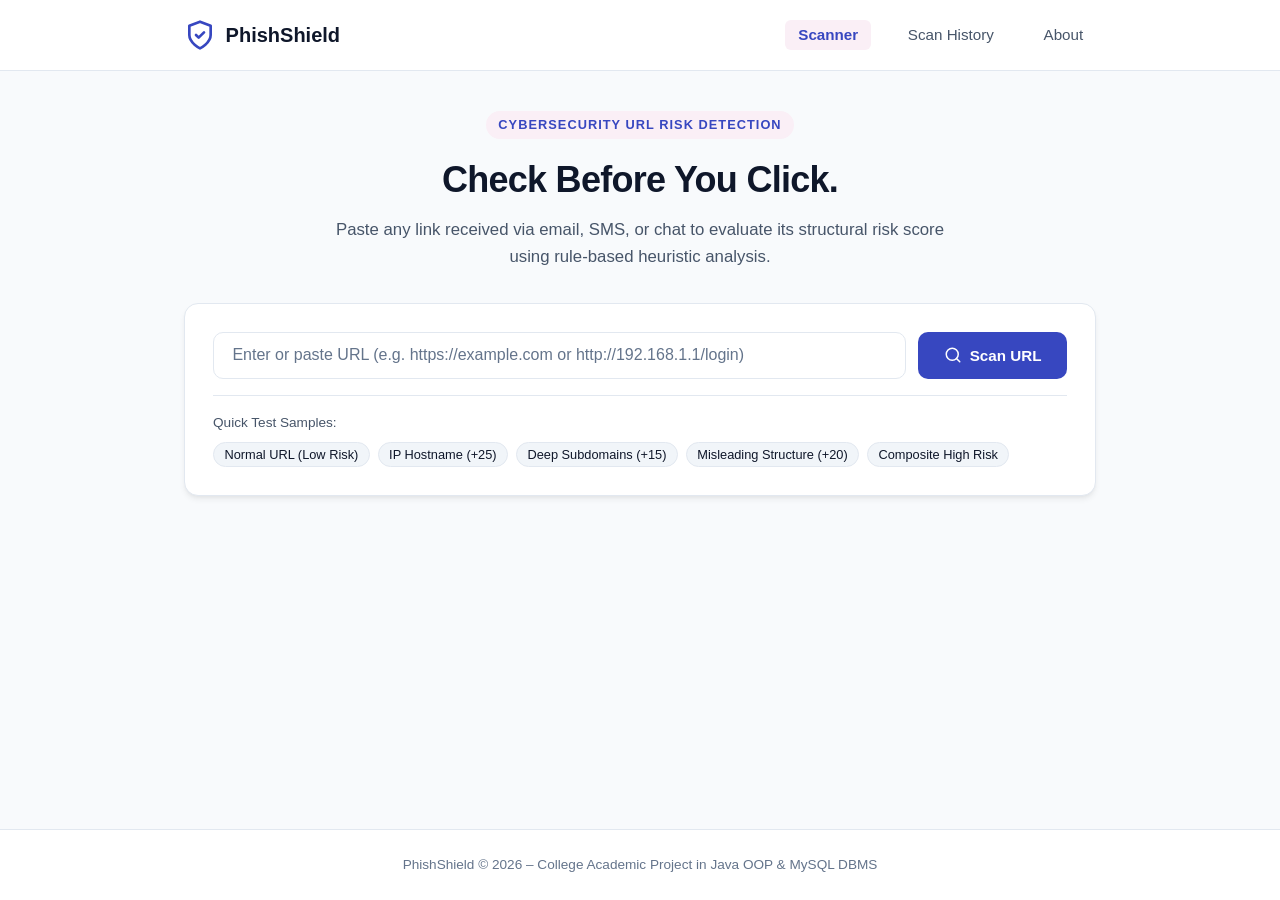
<file: src/main/resources/static/index.html>
<!DOCTYPE html>
<html lang="en">
<head>
    <meta charset="UTF-8">
    <meta name="viewport" content="width=device-width, initial-scale=1.0">
    <title>PhishShield – Phishing URL Risk Detection System</title>
    <link rel="stylesheet" href="css/style.css">
</head>
<body>

    <!-- Minimalist Navigation Bar -->
    <header class="navbar">
        <div class="container nav-container">
            <a href="index.html" class="brand-logo">
                <svg class="brand-icon" viewBox="0 0 24 24" fill="none" stroke="currentColor" stroke-width="2" stroke-linecap="round" stroke-linejoin="round">
                    <path d="M12 22s8-4 8-10V5l-8-3-8 3v7c0 6 8 10 8 10z"/>
                    <path d="m9 12 2 2 4-4"/>
                </svg>
                <span>PhishShield</span>
            </a>
            <nav>
                <ul class="nav-links">
                    <li><a href="index.html" class="nav-link active">Scanner</a></li>
                    <li><a href="history.html" class="nav-link">Scan History</a></li>
                    <li><a href="about.html" class="nav-link">About</a></li>
                </ul>
            </nav>
        </div>
    </header>

    <!-- Main Content Area -->
    <main class="main-content">
        <div class="container">

            <!-- Hero Section -->
            <section class="hero-section">
                <span class="hero-subtitle">Cybersecurity URL Risk Detection</span>
                <h1 class="hero-title">Check Before You Click.</h1>
                <p class="hero-desc">
                    Paste any link received via email, SMS, or chat to evaluate its structural risk score using rule-based heuristic analysis.
                </p>
            </section>

            <!-- Scanner Card -->
            <section class="scanner-card">
                <form id="scanForm" class="scan-form">
                    <div class="input-group">
                        <input type="text" id="urlInput" class="url-input"
                               placeholder="Enter or paste URL (e.g. https://example.com or http://192.168.1.1/login)"
                               autocomplete="off" required>
                        <button type="submit" id="scanBtn" class="btn btn-primary">
                            <svg width="18" height="18" viewBox="0 0 24 24" fill="none" stroke="currentColor" stroke-width="2" stroke-linecap="round" stroke-linejoin="round">
                                <circle cx="11" cy="11" r="8"></circle>
                                <line x1="21" y1="21" x2="16.65" y2="16.65"></line>
                            </svg>
                            <span id="btnText">Scan URL</span>
                        </button>
                    </div>
                </form>

                <!-- College Viva Demo Samples -->
                <div class="test-samples">
                    <span>Quick Test Samples:</span>
                    <div class="sample-pills">
                        <button type="button" class="pill-btn" data-url="https://en.wikipedia.org/wiki/Computer_security">Normal URL (Low Risk)</button>
                        <button type="button" class="pill-btn" data-url="http://192.168.1.105/login.html">IP Hostname (+25)</button>
                        <button type="button" class="pill-btn" data-url="http://security.verify-update.chase.com.portal.example.com/auth">Deep Subdomains (+15)</button>
                        <button type="button" class="pill-btn" data-url="http://account-update-paypal.com:8443/verify//confirm">Misleading Structure (+20)</button>
                        <button type="button" class="pill-btn" data-url="http://192.168.0.25:8080/paypal-security/verify/login/portal?session_token=a1b2c3d4e5f6g7h8i9j0k1l2m3n4o5p6q7r8s9t0">Composite High Risk</button>
                    </div>
                </div>
            </section>

            <!-- Error Alert -->
            <div id="errorAlert" class="alert alert-danger" role="alert"></div>

            <!-- Scan Results Section -->
            <section id="resultsSection" class="results-section">
                <div class="result-card">
                    <div class="result-header">
                        <div class="submitted-url-box">
                            <div class="url-label">Submitted URL</div>
                            <div id="resSubmittedUrl" class="url-text"></div>
                            <div class="url-label" style="margin-top: 0.75rem;">Normalized Form</div>
                            <div id="resNormalizedUrl" class="url-text" style="font-size: 0.85rem; color: var(--text-secondary);"></div>
                        </div>
                        <div class="score-summary">
                            <div>
                                <span id="resScoreValue" class="score-display">0</span>
                                <span class="score-max">/100</span>
                            </div>
                            <span id="resBadge" class="badge">Low Risk</span>
                        </div>
                    </div>

                    <!-- Risk Description -->
                    <p id="resDescription" style="margin-top: 1rem; color: var(--text-secondary); font-size: 0.95rem;"></p>

                    <!-- Previous Scan History Context -->
                    <div id="historyBanner" class="history-banner">
                        <svg width="20" height="20" viewBox="0 0 24 24" fill="none" stroke="currentColor" stroke-width="2" stroke-linecap="round" stroke-linejoin="round">
                            <circle cx="12" cy="12" r="10"></circle>
                            <polyline points="12 6 12 12 16 14"></polyline>
                        </svg>
                        <div id="historyBannerText"></div>
                    </div>

                    <!-- Detected Warning Signs / Findings -->
                    <div class="findings-container">
                        <h3 class="findings-title">
                            <svg width="20" height="20" viewBox="0 0 24 24" fill="none" stroke="currentColor" stroke-width="2" stroke-linecap="round" stroke-linejoin="round">
                                <path d="m21.73 18-8-14a2 2 0 0 0-3.48 0l-8 14A2 2 0 0 0 4 21h16a2 2 0 0 0 1.73-3Z"></path>
                                <line x1="12" y1="9" x2="12" y2="13"></line>
                                <line x1="12" y1="17" x2="12.01" y2="17"></line>
                            </svg>
                            Detected Warning Signs (<span id="findingsCount">0</span>)
                        </h3>

                        <div id="findingsList"></div>
                    </div>

                    <!-- Educational Prototype Disclaimer -->
                    <div class="heuristic-note">
                        <strong>Disclaimer:</strong> PhishShield uses static rule-based heuristic analysis on URL text only. It never connects to, downloads from, or visits submitted URLs. Scores represent heuristic risk indicators rather than mathematical phishing probabilities.
                    </div>
                </div>
            </section>

        </div>
    </main>

    <!-- Footer -->
    <footer class="footer">
        <div class="container">
            <p>PhishShield &copy; 2026 – College Academic Project in Java OOP &amp; MySQL DBMS</p>
        </div>
    </footer>

    <script src="js/main.js"></script>
</body>
</html>
</file>
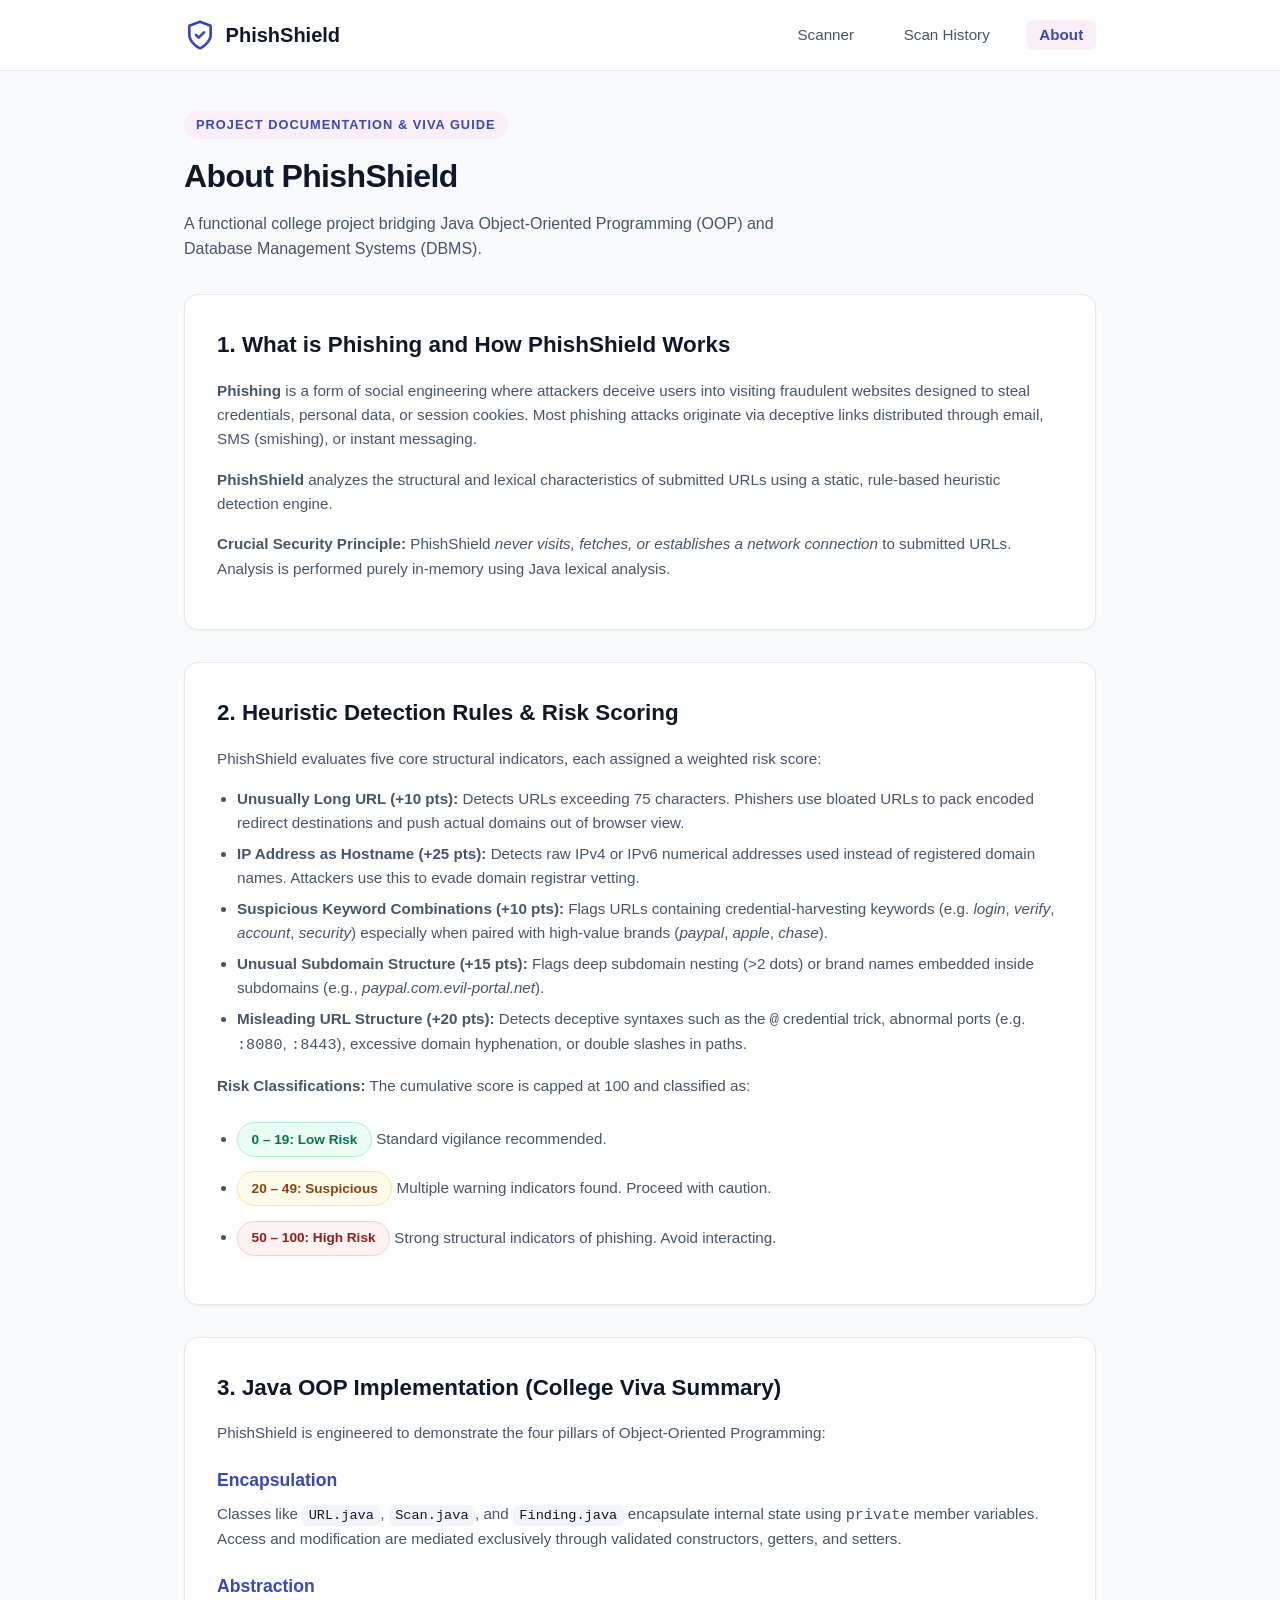
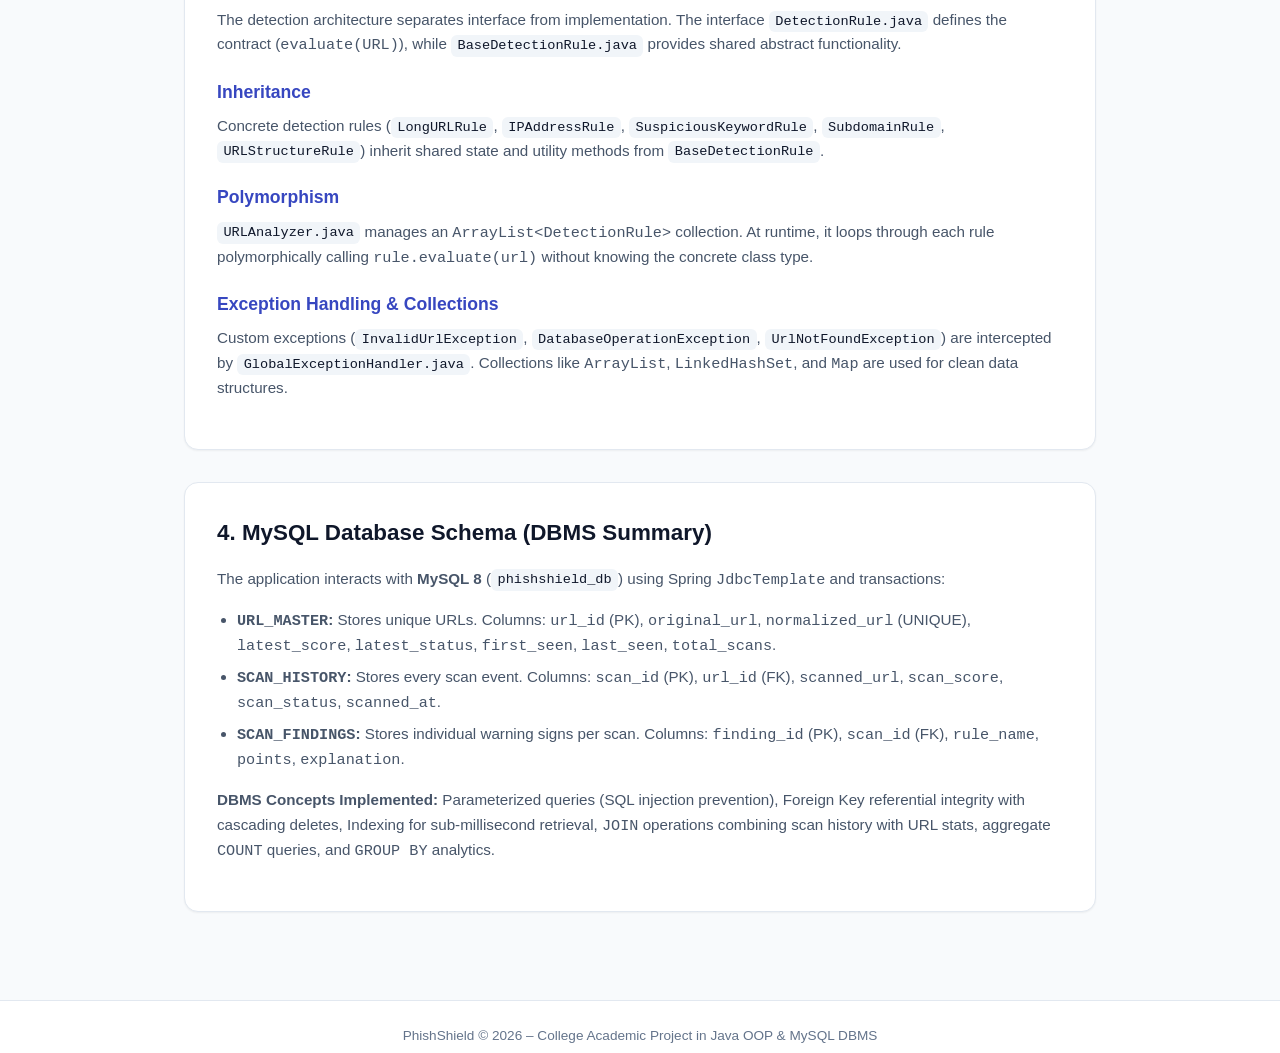
<file: src/main/resources/static/about.html>
<!DOCTYPE html>
<html lang="en">
<head>
    <meta charset="UTF-8">
    <meta name="viewport" content="width=device-width, initial-scale=1.0">
    <title>About &amp; Viva Guide – PhishShield</title>
    <link rel="stylesheet" href="css/style.css">
</head>
<body>

    <!-- Minimalist Navigation Bar -->
    <header class="navbar">
        <div class="container nav-container">
            <a href="index.html" class="brand-logo">
                <svg class="brand-icon" viewBox="0 0 24 24" fill="none" stroke="currentColor" stroke-width="2" stroke-linecap="round" stroke-linejoin="round">
                    <path d="M12 22s8-4 8-10V5l-8-3-8 3v7c0 6 8 10 8 10z"/>
                    <path d="m9 12 2 2 4-4"/>
                </svg>
                <span>PhishShield</span>
            </a>
            <nav>
                <ul class="nav-links">
                    <li><a href="index.html" class="nav-link">Scanner</a></li>
                    <li><a href="history.html" class="nav-link">Scan History</a></li>
                    <li><a href="about.html" class="nav-link active">About</a></li>
                </ul>
            </nav>
        </div>
    </header>

    <!-- Main Content Area -->
    <main class="main-content">
        <div class="container">

            <section class="hero-section" style="margin-bottom: 2rem; text-align: left;">
                <span class="hero-subtitle">Project Documentation &amp; Viva Guide</span>
                <h1 class="hero-title" style="font-size: 2rem;">About PhishShield</h1>
                <p class="hero-desc" style="margin: 0; font-size: 1rem;">
                    A functional college project bridging Java Object-Oriented Programming (OOP) and Database Management Systems (DBMS).
                </p>
            </section>

            <!-- Section 1: What is Phishing -->
            <div class="about-card">
                <h2>1. What is Phishing and How PhishShield Works</h2>
                <p>
                    <strong>Phishing</strong> is a form of social engineering where attackers deceive users into visiting fraudulent websites designed to steal credentials, personal data, or session cookies. Most phishing attacks originate via deceptive links distributed through email, SMS (smishing), or instant messaging.
                </p>
                <p>
                    <strong>PhishShield</strong> analyzes the structural and lexical characteristics of submitted URLs using a static, rule-based heuristic detection engine.
                </p>
                <p>
                    <strong>Crucial Security Principle:</strong> PhishShield <em>never visits, fetches, or establishes a network connection</em> to submitted URLs. Analysis is performed purely in-memory using Java lexical analysis.
                </p>
            </div>

            <!-- Section 2: Detection Rules & Scoring -->
            <div class="about-card">
                <h2>2. Heuristic Detection Rules &amp; Risk Scoring</h2>
                <p>PhishShield evaluates five core structural indicators, each assigned a weighted risk score:</p>
                <ul>
                    <li><strong>Unusually Long URL (+10 pts):</strong> Detects URLs exceeding 75 characters. Phishers use bloated URLs to pack encoded redirect destinations and push actual domains out of browser view.</li>
                    <li><strong>IP Address as Hostname (+25 pts):</strong> Detects raw IPv4 or IPv6 numerical addresses used instead of registered domain names. Attackers use this to evade domain registrar vetting.</li>
                    <li><strong>Suspicious Keyword Combinations (+10 pts):</strong> Flags URLs containing credential-harvesting keywords (e.g. <em>login</em>, <em>verify</em>, <em>account</em>, <em>security</em>) especially when paired with high-value brands (<em>paypal</em>, <em>apple</em>, <em>chase</em>).</li>
                    <li><strong>Unusual Subdomain Structure (+15 pts):</strong> Flags deep subdomain nesting (>2 dots) or brand names embedded inside subdomains (e.g., <em>paypal.com.evil-portal.net</em>).</li>
                    <li><strong>Misleading URL Structure (+20 pts):</strong> Detects deceptive syntaxes such as the <code>@</code> credential trick, abnormal ports (e.g. <code>:8080</code>, <code>:8443</code>), excessive domain hyphenation, or double slashes in paths.</li>
                </ul>
                <p>
                    <strong>Risk Classifications:</strong>
                    The cumulative score is capped at 100 and classified as:
                </p>
                <ul>
                    <li><span class="badge badge-success">0 – 19: Low Risk</span> Standard vigilance recommended.</li>
                    <li><span class="badge badge-warning">20 – 49: Suspicious</span> Multiple warning indicators found. Proceed with caution.</li>
                    <li><span class="badge badge-danger">50 – 100: High Risk</span> Strong structural indicators of phishing. Avoid interacting.</li>
                </ul>
            </div>

            <!-- Section 3: Java OOP Architecture -->
            <div class="about-card">
                <h2>3. Java OOP Implementation (College Viva Summary)</h2>
                <p>PhishShield is engineered to demonstrate the four pillars of Object-Oriented Programming:</p>

                <h3>Encapsulation</h3>
                <p>
                    Classes like <code class="code-snippet">URL.java</code>, <code class="code-snippet">Scan.java</code>, and <code class="code-snippet">Finding.java</code> encapsulate internal state using <code>private</code> member variables. Access and modification are mediated exclusively through validated constructors, getters, and setters.
                </p>

                <h3>Abstraction</h3>
                <p>
                    The detection architecture separates interface from implementation. The interface <code class="code-snippet">DetectionRule.java</code> defines the contract (<code>evaluate(URL)</code>), while <code class="code-snippet">BaseDetectionRule.java</code> provides shared abstract functionality.
                </p>

                <h3>Inheritance</h3>
                <p>
                    Concrete detection rules (<code class="code-snippet">LongURLRule</code>, <code class="code-snippet">IPAddressRule</code>, <code class="code-snippet">SuspiciousKeywordRule</code>, <code class="code-snippet">SubdomainRule</code>, <code class="code-snippet">URLStructureRule</code>) inherit shared state and utility methods from <code class="code-snippet">BaseDetectionRule</code>.
                </p>

                <h3>Polymorphism</h3>
                <p>
                    <code class="code-snippet">URLAnalyzer.java</code> manages an <code>ArrayList&lt;DetectionRule&gt;</code> collection. At runtime, it loops through each rule polymorphically calling <code>rule.evaluate(url)</code> without knowing the concrete class type.
                </p>

                <h3>Exception Handling &amp; Collections</h3>
                <p>
                    Custom exceptions (<code class="code-snippet">InvalidUrlException</code>, <code class="code-snippet">DatabaseOperationException</code>, <code class="code-snippet">UrlNotFoundException</code>) are intercepted by <code class="code-snippet">GlobalExceptionHandler.java</code>. Collections like <code>ArrayList</code>, <code>LinkedHashSet</code>, and <code>Map</code> are used for clean data structures.
                </p>
            </div>

            <!-- Section 4: MySQL Database Design -->
            <div class="about-card">
                <h2>4. MySQL Database Schema (DBMS Summary)</h2>
                <p>The application interacts with <strong>MySQL 8</strong> (<code class="code-snippet">phishshield_db</code>) using Spring <code>JdbcTemplate</code> and transactions:</p>
                <ul>
                    <li>
                        <strong><code>URL_MASTER</code>:</strong> Stores unique URLs. Columns: <code>url_id</code> (PK), <code>original_url</code>, <code>normalized_url</code> (UNIQUE), <code>latest_score</code>, <code>latest_status</code>, <code>first_seen</code>, <code>last_seen</code>, <code>total_scans</code>.
                    </li>
                    <li>
                        <strong><code>SCAN_HISTORY</code>:</strong> Stores every scan event. Columns: <code>scan_id</code> (PK), <code>url_id</code> (FK), <code>scanned_url</code>, <code>scan_score</code>, <code>scan_status</code>, <code>scanned_at</code>.
                    </li>
                    <li>
                        <strong><code>SCAN_FINDINGS</code>:</strong> Stores individual warning signs per scan. Columns: <code>finding_id</code> (PK), <code>scan_id</code> (FK), <code>rule_name</code>, <code>points</code>, <code>explanation</code>.
                    </li>
                </ul>
                <p>
                    <strong>DBMS Concepts Implemented:</strong> Parameterized queries (SQL injection prevention), Foreign Key referential integrity with cascading deletes, Indexing for sub-millisecond retrieval, <code>JOIN</code> operations combining scan history with URL stats, aggregate <code>COUNT</code> queries, and <code>GROUP BY</code> analytics.
                </p>
            </div>

        </div>
    </main>

    <!-- Footer -->
    <footer class="footer">
        <div class="container">
            <p>PhishShield &copy; 2026 – College Academic Project in Java OOP &amp; MySQL DBMS</p>
        </div>
    </footer>

</body>
</html>
</file>
<file: src/main/resources/static/css/style.css>
/* ==========================================================================
   PhishShield – Minimalist Cybersecurity Theme
   Palette: Light background, Dark Navy text, Subtle Blue accents
   ========================================================================== */

:root {
    --bg-main: #f8fafc;
    --bg-card: #ffffff;
    --bg-card-alt: #f1f5f9;
    --border-color: #e2e8f0;
    --border-focus: #650370;

    --text-primary: #0f172a;       /* Dark Navy */
    --text-secondary: #475569;     /* Slate */
    --text-muted: #64748b;         /* Light Slate */

    --accent-blue: #3747c0;        /* Subtle Royal Blue */
    --accent-blue-hover: #b30370;
    --accent-blue-light: #faeff6;

    /* Risk Status Colors */
    --status-low-bg: #ecfdf5;
    --status-low-text: #047152;
    --status-low-border: #a7f3d0;
    --status-low-accent: #10b981;

    --status-suspicious-bg: #fffbeb;
    --status-suspicious-text: #92400e;
    --status-suspicious-border: #fde68a;
    --status-suspicious-accent: #f59e0b;

    --status-high-bg: #fef2f2;
    --status-high-text: #991b1b;
    --status-high-border: #fecaca;
    --status-high-accent: #ef4444;

    --radius-sm: 6px;
    --radius-md: 10px;
    --radius-lg: 14px;
    --radius-full: 9999px;

    --shadow-sm: 0 1px 2px 0 rgba(0, 0, 0, 0.05);
    --shadow-md: 0 4px 6px -1px rgba(0, 0, 0, 0.07), 0 2px 4px -2px rgba(0, 0, 0, 0.05);
    --shadow-lg: 0 10px 15px -3px rgba(0, 0, 0, 0.08), 0 4px 6px -4px rgba(0, 0, 0, 0.03);

    --font-sans: -apple-system, BlinkMacSystemFont, "Segoe UI", Roboto, "Helvetica Neue", Arial, sans-serif;
}

/* Base Styles */
* {
    box-sizing: border-box;
    margin: 0;
    padding: 0;
}

body {
    font-family: var(--font-sans);
    background-color: var(--bg-main);
    color: var(--text-primary);
    line-height: 1.6;
    min-height: 100vh;
    display: flex;
    flex-direction: column;
}

/* Container */
.container {
    max-width: 960px;
    margin: 0 auto;
    padding: 0 1.5rem;
    width: 100%;
}

/* Header & Navigation */
.navbar {
    background: var(--bg-card);
    border-bottom: 1px solid var(--border-color);
    position: sticky;
    top: 0;
    z-index: 50;
}

.nav-container {
    display: flex;
    justify-content: space-between;
    align-items: center;
    height: 70px;
}

.brand-logo {
    display: flex;
    align-items: center;
    gap: 0.6rem;
    text-decoration: none;
    color: var(--text-primary);
    font-weight: 700;
    font-size: 1.25rem;
}

.brand-icon {
    width: 32px;
    height: 32px;
    color: var(--accent-blue);
}

.nav-links {
    display: flex;
    gap: 1.5rem;
    list-style: none;
}

.nav-link {
    text-decoration: none;
    color: var(--text-secondary);
    font-weight: 500;
    font-size: 0.95rem;
    padding: 0.4rem 0.8rem;
    border-radius: var(--radius-sm);
    transition: color 0.15s ease, background-color 0.15s ease;
}

.nav-link:hover {
    color: var(--accent-blue);
    background-color: var(--accent-blue-light);
}

.nav-link.active {
    color: var(--accent-blue);
    font-weight: 600;
    background-color: var(--accent-blue-light);
}

/* Main Content */
.main-content {
    flex: 1;
    padding: 2.5rem 0 3.5rem;
}

/* Hero Section */
.hero-section {
    text-align: center;
    margin-bottom: 2rem;
}

.hero-subtitle {
    display: inline-block;
    font-size: 0.8rem;
    font-weight: 700;
    letter-spacing: 0.08em;
    text-transform: uppercase;
    color: var(--accent-blue);
    background: var(--accent-blue-light);
    padding: 0.25rem 0.75rem;
    border-radius: var(--radius-full);
    margin-bottom: 0.75rem;
}

.hero-title {
    font-size: 2.25rem;
    font-weight: 800;
    color: var(--text-primary);
    margin-bottom: 0.5rem;
    letter-spacing: -0.02em;
}

.hero-desc {
    color: var(--text-secondary);
    font-size: 1.05rem;
    max-width: 620px;
    margin: 0 auto;
}

/* Scanner Card */
.scanner-card {
    background: var(--bg-card);
    border: 1px solid var(--border-color);
    border-radius: var(--radius-lg);
    padding: 1.75rem;
    box-shadow: var(--shadow-md);
    margin-bottom: 2rem;
}

.scan-form {
    display: flex;
    flex-direction: column;
    gap: 1rem;
}

.input-group {
    display: flex;
    gap: 0.75rem;
}

@media (max-width: 640px) {
    .input-group {
        flex-direction: column;
    }
}

.url-input {
    flex: 1;
    padding: 0.85rem 1.15rem;
    font-size: 1rem;
    border: 1.5px solid var(--border-color);
    border-radius: var(--radius-md);
    color: var(--text-primary);
    background: #fff;
    outline: none;
    transition: border-color 0.2s ease, box-shadow 0.2s ease;
}

.url-input:focus {
    border-color: var(--border-focus);
    box-shadow: 0 0 0 3px rgba(59, 130, 246, 0.15);
}

.url-input::placeholder {
    color: var(--text-muted);
}

.btn {
    display: inline-flex;
    align-items: center;
    justify-content: center;
    gap: 0.5rem;
    padding: 0.85rem 1.6rem;
    font-size: 0.95rem;
    font-weight: 600;
    border: none;
    border-radius: var(--radius-md);
    cursor: pointer;
    transition: background-color 0.15s ease, transform 0.1s ease;
    white-space: nowrap;
}

.btn:active {
    transform: translateY(1px);
}

.btn-primary {
    background: var(--accent-blue);
    color: #ffffff;
}

.btn-primary:hover {
    background: var(--accent-blue-hover);
}

.btn-primary:disabled {
    background: var(--text-muted);
    cursor: not-allowed;
    transform: none;
}

.btn-sm {
    padding: 0.35rem 0.75rem;
    font-size: 0.85rem;
    border-radius: var(--radius-sm);
}

/* Sample URL Pills for quick testing */
.test-samples {
    margin-top: 1rem;
    padding-top: 1rem;
    border-top: 1px solid var(--border-color);
    font-size: 0.85rem;
    color: var(--text-secondary);
}

.sample-pills {
    display: flex;
    flex-wrap: wrap;
    gap: 0.5rem;
    margin-top: 0.5rem;
}

.pill-btn {
    background: var(--bg-card-alt);
    border: 1px solid var(--border-color);
    color: var(--text-primary);
    padding: 0.25rem 0.65rem;
    border-radius: var(--radius-full);
    font-size: 0.8rem;
    cursor: pointer;
    transition: background-color 0.15s ease, border-color 0.15s ease;
}

.pill-btn:hover {
    background: var(--accent-blue-light);
    border-color: var(--accent-blue);
    color: var(--accent-blue);
}

/* Alert Boxes */
.alert {
    padding: 1rem 1.25rem;
    border-radius: var(--radius-md);
    margin-bottom: 1.5rem;
    font-size: 0.95rem;
    display: none;
}

.alert-danger {
    background: var(--status-high-bg);
    color: var(--status-high-text);
    border: 1px solid var(--status-high-border);
}

.alert-info {
    background: var(--accent-blue-light);
    color: var(--accent-blue);
    border: 1px solid #bfdbfe;
}

/* Results Section */
.results-section {
    display: none;
}

.results-section.active {
    display: block;
}

.result-card {
    background: var(--bg-card);
    border: 1px solid var(--border-color);
    border-radius: var(--radius-lg);
    padding: 2rem;
    box-shadow: var(--shadow-md);
    margin-bottom: 1.5rem;
}

.result-header {
    display: flex;
    justify-content: space-between;
    align-items: flex-start;
    gap: 1.5rem;
    padding-bottom: 1.5rem;
    border-bottom: 1px solid var(--border-color);
}

@media (max-width: 640px) {
    .result-header {
        flex-direction: column;
    }
}

.submitted-url-box {
    flex: 1;
    overflow-wrap: break-word;
    word-break: break-all;
}

.url-label {
    font-size: 0.75rem;
    text-transform: uppercase;
    font-weight: 700;
    letter-spacing: 0.05em;
    color: var(--text-muted);
    margin-bottom: 0.25rem;
}

.url-text {
    font-family: monospace;
    font-size: 1rem;
    color: var(--text-primary);
    background: var(--bg-card-alt);
    padding: 0.4rem 0.65rem;
    border-radius: var(--radius-sm);
    display: inline-block;
    max-width: 100%;
}

/* Score Badge & Meter */
.score-summary {
    display: flex;
    flex-direction: column;
    align-items: flex-end;
    min-width: 150px;
}

@media (max-width: 640px) {
    .score-summary {
        align-items: flex-start;
    }
}

.score-display {
    font-size: 2.25rem;
    font-weight: 800;
    line-height: 1;
}

.score-max {
    font-size: 1rem;
    font-weight: 500;
    color: var(--text-muted);
}

.badge {
    display: inline-block;
    padding: 0.35rem 0.85rem;
    border-radius: var(--radius-full);
    font-size: 0.85rem;
    font-weight: 700;
    margin-top: 0.5rem;
    text-align: center;
}

.badge-success {
    background: var(--status-low-bg);
    color: var(--status-low-text);
    border: 1px solid var(--status-low-border);
}

.badge-warning {
    background: var(--status-suspicious-bg);
    color: var(--status-suspicious-text);
    border: 1px solid var(--status-suspicious-border);
}

.badge-danger {
    background: var(--status-high-bg);
    color: var(--status-high-text);
    border: 1px solid var(--status-high-border);
}

/* Previous Scan Callout Banner */
.history-banner {
    background: #f8fafc;
    border: 1px solid var(--border-color);
    border-left: 4px solid var(--accent-blue);
    border-radius: var(--radius-md);
    padding: 0.9rem 1.25rem;
    margin-top: 1.5rem;
    font-size: 0.9rem;
    color: var(--text-secondary);
    display: flex;
    align-items: center;
    gap: 0.75rem;
}

/* Findings List */
.findings-container {
    margin-top: 1.5rem;
}

.findings-title {
    font-size: 1.1rem;
    font-weight: 700;
    color: var(--text-primary);
    margin-bottom: 1rem;
    display: flex;
    align-items: center;
    gap: 0.5rem;
}

.finding-card {
    background: var(--bg-card);
    border: 1px solid var(--border-color);
    border-left: 4px solid var(--status-suspicious-accent);
    border-radius: var(--radius-md);
    padding: 1rem 1.25rem;
    margin-bottom: 0.75rem;
}

.finding-card.danger {
    border-left-color: var(--status-high-accent);
}

.finding-header {
    display: flex;
    justify-content: space-between;
    align-items: center;
    margin-bottom: 0.35rem;
}

.finding-rule {
    font-weight: 700;
    font-size: 0.95rem;
    color: var(--text-primary);
}

.finding-points {
    font-size: 0.8rem;
    font-weight: 700;
    color: var(--status-high-text);
    background: var(--status-high-bg);
    padding: 0.15rem 0.55rem;
    border-radius: var(--radius-full);
}

.finding-desc {
    font-size: 0.9rem;
    color: var(--text-secondary);
}

.no-findings-box {
    background: var(--status-low-bg);
    border: 1px solid var(--status-low-border);
    border-radius: var(--radius-md);
    padding: 1.25rem;
    color: var(--status-low-text);
    font-size: 0.95rem;
}

/* Disclaimer notice */
.heuristic-note {
    font-size: 0.8rem;
    color: var(--text-muted);
    margin-top: 1.5rem;
    padding-top: 1rem;
    border-top: 1px solid var(--border-color);
}

/* History Table Styles */
.table-card {
    background: var(--bg-card);
    border: 1px solid var(--border-color);
    border-radius: var(--radius-lg);
    box-shadow: var(--shadow-md);
    overflow: hidden;
}

.table-toolbar {
    padding: 1rem 1.5rem;
    border-bottom: 1px solid var(--border-color);
    display: flex;
    justify-content: space-between;
    align-items: center;
    gap: 1rem;
}

@media (max-width: 640px) {
    .table-toolbar {
        flex-direction: column;
        align-items: stretch;
    }
}

.search-input {
    padding: 0.5rem 0.9rem;
    border: 1px solid var(--border-color);
    border-radius: var(--radius-md);
    font-size: 0.9rem;
    color: var(--text-primary);
    width: 280px;
    outline: none;
}

.search-input:focus {
    border-color: var(--border-focus);
}

.table-responsive {
    width: 100%;
    overflow-x: auto;
}

.data-table {
    width: 100%;
    border-collapse: collapse;
    text-align: left;
    font-size: 0.9rem;
}

.data-table th {
    background: var(--bg-card-alt);
    color: var(--text-secondary);
    font-weight: 600;
    padding: 0.85rem 1rem;
    border-bottom: 1px solid var(--border-color);
    white-space: nowrap;
}

.data-table td {
    padding: 0.95rem 1rem;
    border-bottom: 1px solid var(--border-color);
    color: var(--text-primary);
    vertical-align: middle;
}

.data-table tr:hover {
    background-color: #f8fafc;
}

.table-url-cell {
    font-family: monospace;
    max-width: 260px;
    overflow: hidden;
    text-overflow: ellipsis;
    white-space: nowrap;
}

/* Modal Details View */
.modal-overlay {
    position: fixed;
    top: 0;
    left: 0;
    right: 0;
    bottom: 0;
    background: rgba(15, 23, 42, 0.45);
    display: none;
    align-items: center;
    justify-content: center;
    padding: 1rem;
    z-index: 100;
}

.modal-overlay.active {
    display: flex;
}

.modal-content {
    background: var(--bg-card);
    border-radius: var(--radius-lg);
    box-shadow: var(--shadow-lg);
    max-width: 650px;
    width: 100%;
    max-height: 85vh;
    display: flex;
    flex-direction: column;
    overflow: hidden;
}

.modal-header {
    padding: 1.25rem 1.5rem;
    border-bottom: 1px solid var(--border-color);
    display: flex;
    justify-content: space-between;
    align-items: center;
}

.modal-title {
    font-size: 1.15rem;
    font-weight: 700;
    color: var(--text-primary);
}

.modal-close {
    background: none;
    border: none;
    font-size: 1.5rem;
    color: var(--text-muted);
    cursor: pointer;
    line-height: 1;
}

.modal-body {
    padding: 1.5rem;
    overflow-y: auto;
}

.modal-footer {
    padding: 1rem 1.5rem;
    border-top: 1px solid var(--border-color);
    text-align: right;
    background: var(--bg-card-alt);
}

/* About & Viva Guide Cards */
.about-card {
    background: var(--bg-card);
    border: 1px solid var(--border-color);
    border-radius: var(--radius-lg);
    padding: 2rem;
    box-shadow: var(--shadow-sm);
    margin-bottom: 2rem;
}

.about-card h2 {
    font-size: 1.4rem;
    font-weight: 700;
    color: var(--text-primary);
    margin-bottom: 1rem;
}

.about-card h3 {
    font-size: 1.1rem;
    font-weight: 600;
    color: var(--accent-blue);
    margin: 1.25rem 0 0.5rem;
}

.about-card p {
    color: var(--text-secondary);
    margin-bottom: 1rem;
    font-size: 0.95rem;
}

.about-card ul {
    margin-left: 1.25rem;
    margin-bottom: 1rem;
    color: var(--text-secondary);
    font-size: 0.95rem;
}

.about-card li {
    margin-bottom: 0.4rem;
}

.code-snippet {
    background: var(--bg-card-alt);
    padding: 0.2rem 0.4rem;
    border-radius: var(--radius-sm);
    font-family: monospace;
    font-size: 0.85rem;
    color: var(--text-primary);
}

/* Footer */
.footer {
    background: var(--bg-card);
    border-top: 1px solid var(--border-color);
    padding: 1.5rem 0;
    text-align: center;
    font-size: 0.85rem;
    color: var(--text-muted);
    margin-top: auto;
}
</file>
